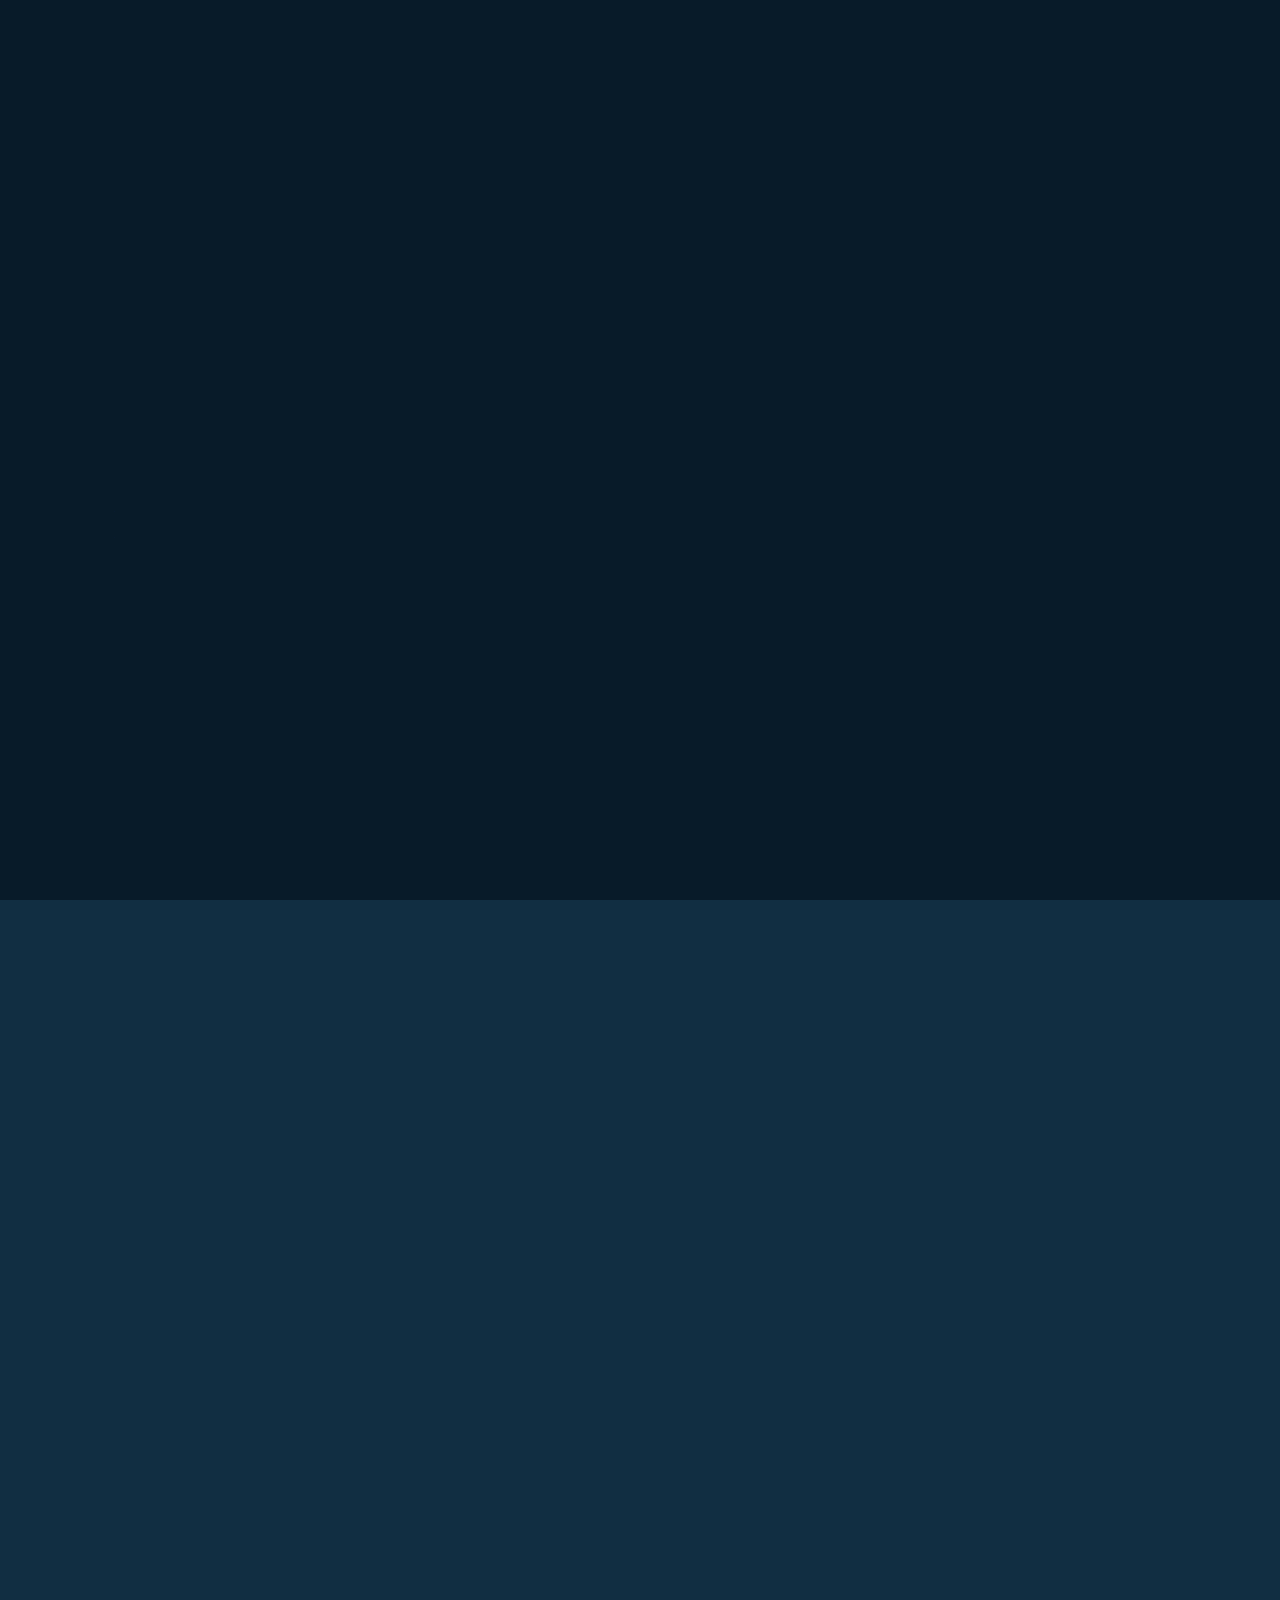
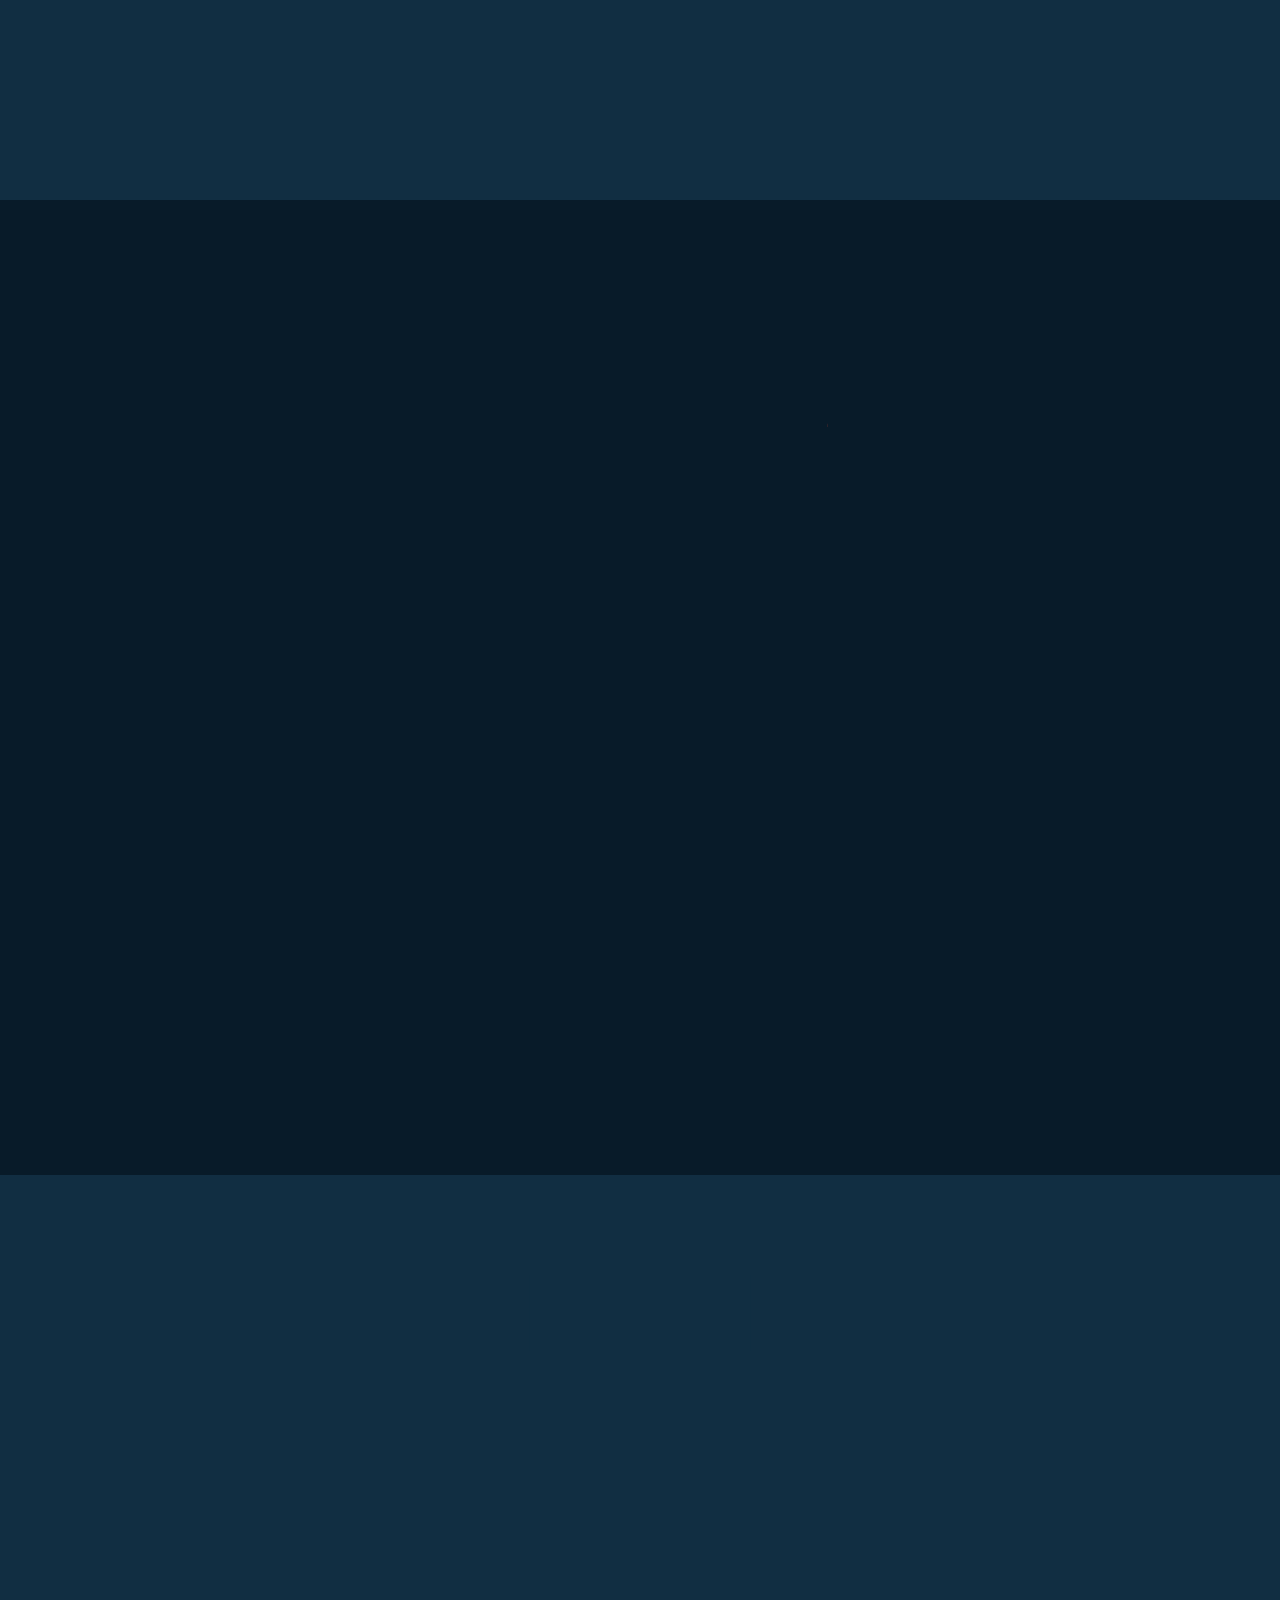
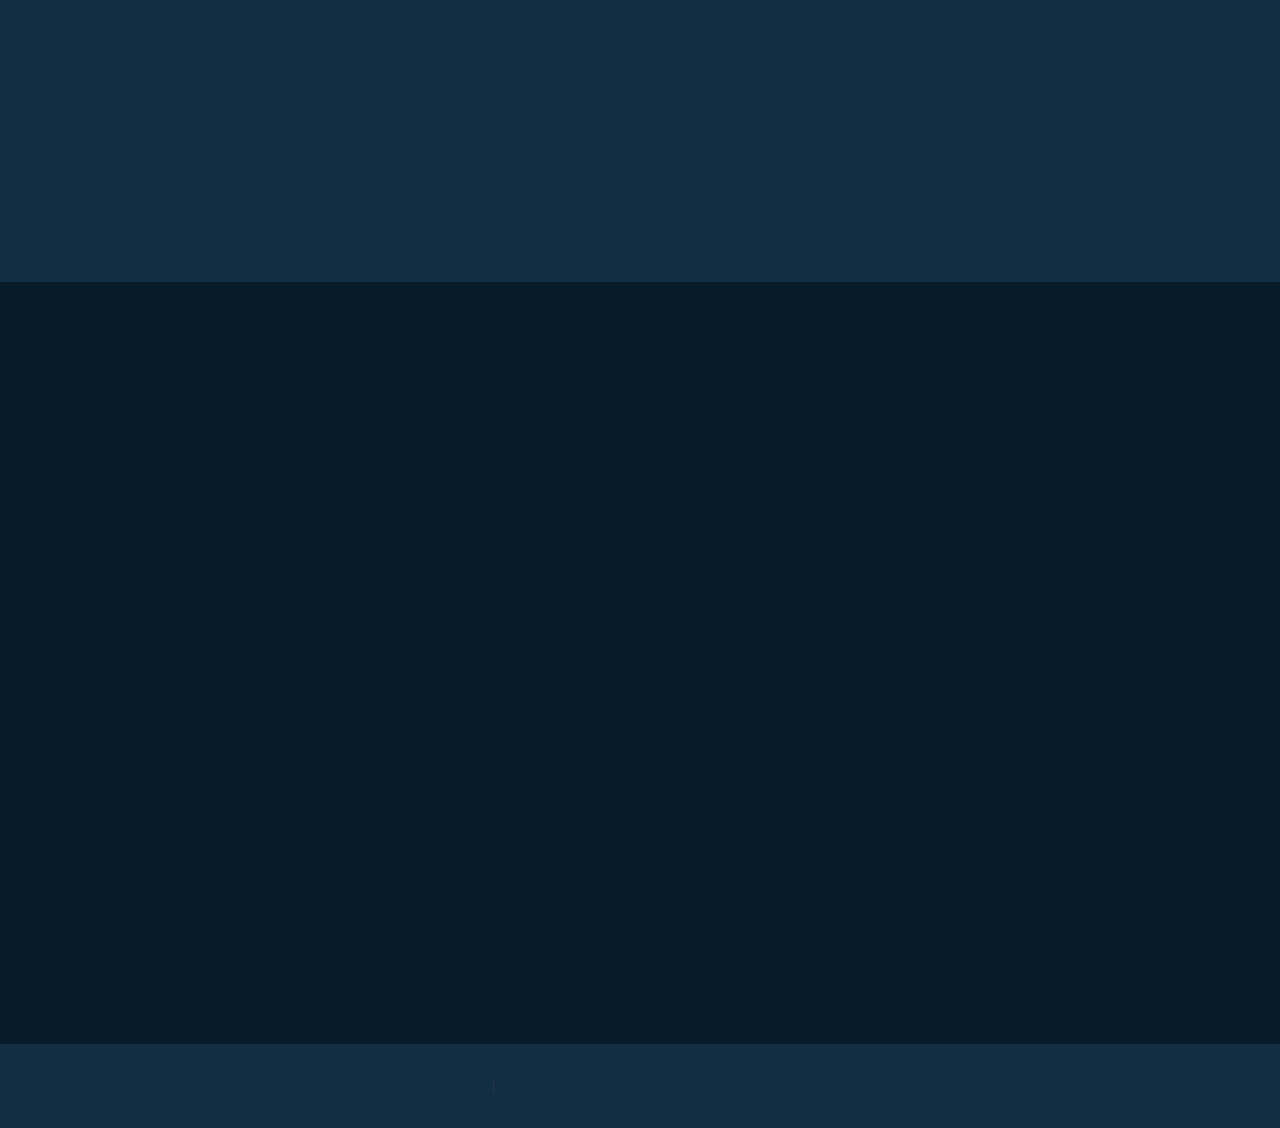
<file: index.html>
<!DOCTYPE html>
<html lang="en">

<head>
    <meta charset="UTF-8">
    <meta http-equiv="X-UA-Compatible" content="IE=edge">
    <meta name="viewport" content="width=device-width, initial-scale=1.0">
    <title>Portfolio Website</title>

    <link rel="stylesheet" href="css/style.css">

    <!-- box icons -->
    <link href='https://unpkg.com/boxicons@2.1.4/css/boxicons.min.css' rel='stylesheet'>
</head>

<body>

    <!-- header design -->
    <header class="header">
        <a href="#" class="logo">Portfolio<span class="animate" style="--i:1;"></span></a>

        <div class="bx bx-menu" id="menu-icon"><span class="animate" style="--i:2;"></span></div>

        <nav class="navbar">
            <a href="#home" class="active">Home</a>
            <a href="#about">About</a>
            <a href="#education">Education</a>
            <a href="#skills">Skills</a>
            <a href="#project">Project</a>

            <span class="active-nav"></span>
            <span class="animate" style="--i:2;"></span>
        </nav>
    </header>

    <!-- home section design -->
    <section class="home show-animate" id="home">
        <div class="home-content">
            <h1>Hello, I'm <span>Wyatt Matthew</span><span class="animate" style="--i:2;"></span></h1>
            <div class="text-animate">
                <h3>FullStack Developer</h3>
                <span class="animate" style="--i:3;"></span>
            </div>
            <p>FullStack Developer skilled in building dynamic web applications using HTML, CSS, JavaScript, and modern frameworks. Proficient in backend development with Node.js, databases, and RESTful APIs.<span class="animate" style="--i:4;"></span></p>
            <div class="btn-box">
                <a href="myresume.html" class="btn">Resume</a>
                <a href="mailto:wyatt.honny06@gmail.com" class="btn">Let's Talk</a>
                <span class="animate" style="--i:5;"></span>
            </div>
        </div>

        <div class="home-sci">
            <a href="https://github.com/wyattmatt/" target="_blank"><i class='bx bxl-github'></i></a>
            <a href="https://www.linkedin.com/in/wyatt-matthew-hargono/" target="_blank"><i class='bx bxl-linkedin'></i></a>
            <a href="https://www.instagram.com/wyattmatt/" target="_blank"><i class='bx bxl-instagram'></i></a>
            <a href="https://web.facebook.com/WyattMatt/" target="_blank"><i class='bx bxl-facebook'></i></a>
            <span class="animate" style="--i:6;"></span>
        </div>

        <div class="home-imgHover"></div>
        <span class="animate home-img" style="--i:7;"></span>
    </section>

    <!-- about section design -->
    <section class="about" id="about">
        <h2 class="heading">About <span>Me</span><span class="animate scroll" style="--i:1;"></span></h2>

        <div class="about-img">
            <img src="images/about.jpg" alt="">
            <span class="circle-spin"></span>
            <span class="animate scroll" style="--i:2;"></span>
        </div>

        <div class="about-content">
            <h3>FullStack Developer!<span class="animate scroll" style="--i:3;"></span></h3>
            <p>I'm a passionate FullStack Developer skilled in creating responsive, user-friendly web applications. Proficient in frontend technologies like HTML, CSS, JavaScript, and frameworks, and experienced in backend development with Node.js, databases, and RESTful APIs. I thrive on solving complex problems and delivering efficient, scalable, and innovative solutions.<span class="animate scroll" style="--i:4;"></span></p>

            <div class="btn-box btns">
                <a href="https://www.linkedin.com/in/wyatt-matthew-hargono/" target="_blank" class="btn">Read More</a>
                <span class="animate scroll" style="--i:5;"></span>
            </div>
        </div>
    </section>

    <!-- education section design -->
    <section class="education" id="education">
        <h2 class="heading">My <span>Journey</span><span class="animate scroll" style="--i:1;"></span></h2>

        <div class="education-row">
            <div class="education-column">
                <h3 class="title">Education<span class="animate scroll" style="--i:2;"></span></h3>

                <div class="education-box">
                    <div class="education-content">
                        <div class="content">
                            <div class="year"><i class='bx bxs-calendar' ></i> 2024 - 2028</div>
                            <h3>Bachelor of Technology - Ciputra University</h3>
                            <p>Focused on Computer Science, specializing in networking, data analysis, and software development with hands-on projects.</p>
                        </div>
                    </div>

                    <div class="education-content">
                        <div class="content">
                            <div class="year"><i class='bx bxs-calendar' ></i> 2021 - 2024</div>
                            <h3>High School Diploma - Telkom Vocational School</h3>
                            <p>Specialized in IT networking, Linux systems, and virtualization technologies, gaining practical experience in LAN/WAN and DNS.</p>
                        </div>
                    </div>

                    <div class="education-content">
                        <div class="content">
                            <div class="year"><i class='bx bxs-calendar' ></i> 2018 - 2021</div>
                            <h3>Middle School Diploma - Kartika Junior High School</h3>
                            <p>Built a strong foundation in academics, teamwork, and critical thinking, preparing for advanced technical studies.</p>
                        </div>
                    </div>

                    <span class="animate scroll" style="--i:3;"></span>
                </div>
            </div>

            <div class="education-column">
                <h3 class="title">Experience<span class="animate scroll" style="--i:5;"></span></h3>

                <div class="education-box">
                    <div class="education-content">
                        <div class="content">
                            <div class="year"><i class='bx bxs-calendar' ></i> 2024 - 2028</div>
                            <h3>ICT - Ciputra Company</h3>
                            <p>Managed IT support, optimized system performance, and implemented efficient solutions for internal technical operations.</p>
                        </div>
                    </div>

                    <div class="education-content">
                        <div class="content">
                            <div class="year"><i class='bx bxs-calendar' ></i> 2022 - 2023</div>
                            <h3>Network Administrator - Telkom Company</h3>
                            <p>Configured and maintained networks, ensured system reliability, and supported LAN/WAN infrastructure for seamless connectivity.</p>
                        </div>
                    </div>

                    <div class="education-content">
                        <div class="content">
                            <div class="year"><i class='bx bxs-calendar' ></i> 2021 - 2022</div>
                            <h3>Multimedia - GKA Company</h3>
                            <p>Designed engaging multimedia content, optimized digital assets, and supported creative projects to enhance brand visibility.</p>
                        </div>
                    </div>

                    <span class="animate scroll" style="--i:6;"></span>
                </div>
            </div>    
        </div>
    </section>

    <!-- skills section design -->
    <section class="skills" id="skills">
        <h2 class="heading">My <span>Skills</span><span class="animate scroll" style="--i:1;"></span></h2>

        <div class="skills-row">
            <div class="skills-column">
                <h3 class="title">Coding Skills<span class="animate scroll" style="--i:2;"></span></h3>

                <div class="skills-box">
                    <div class="skills-content">
                        <div class="progress">
                            <h3>HTML <span>90%</span></h3>
                            <div class="bar"><span></span></div>
                        </div>

                        <div class="progress">
                            <h3>CSS <span>80%</span></h3>
                            <div class="bar"><span></span></div>
                        </div>

                        <div class="progress">
                            <h3>JavaScript <span>65%</span></h3>
                            <div class="bar"><span></span></div>
                        </div>

                        <div class="progress">
                            <h3>Python <span>75%</span></h3>
                            <div class="bar"><span></span></div>
                        </div>
                    </div>

                    <span class="animate scroll" style="--i:3;"></span>
                </div>
            </div>

            <div class="skills-column">
                <h3 class="title">Professional Skills<span class="animate scroll" style="--i:5;"></span></h3>

                <div class="skills-box">
                    <div class="skills-content">
                        <div class="progress">
                            <h3>Web Design <span>95%</span></h3>
                            <div class="bar"><span></span></div>
                        </div>

                        <div class="progress">
                            <h3>Web Development <span>67%</span></h3>
                            <div class="bar"><span></span></div>
                        </div>

                        <div class="progress">
                            <h3>Networking <span>85%</span></h3>
                            <div class="bar"><span></span></div>
                        </div>

                        <div class="progress">
                            <h3>Data Analyst <span>60%</span></h3>
                            <div class="bar"><span></span></div>
                        </div>
                    </div>

                    <span class="animate scroll" style="--i:6;"></span>
                </div>
            </div>
        </div>
    </section>

    <!-- project section design -->
    <section class="project" id="project">
        <h2 class="heading">Latest <span>Project</span><span class="animate scroll" style="--i:1;"></span></h2>

        <div class="project-container">
            <div class="project-box">
                <img src="images/portfolio1.jpg" alt="">
                <div class="project-layer">
                    <h4>Matrix Python</h4>
                    <p>Explore Matrix Operations: Interactive Tools for Math Enthusiasts.</p>
                    <a href="https://github.com/wyattmatt/Mini-Project-Matrix" target="_blank"><i class='bx bx-link-external'></i></a>
                </div>
            </div>

            <div class="project-box">
                <img src="images/portfolio2.jpg" alt="">
                <div class="project-layer">
                    <h4>8086 Assembly</h4>
                    <p>Heart Animation in 8086 Assembly: Creative Coding with Low-Level Logic.</p>
                    <a href="https://github.com/wyattmatt/Heart-In-8086-Assembly" target="_blank"><i class='bx bx-link-external'></i></a>
                </div>
            </div>

            <div class="project-box">
                <img src="images/portfolio3.jpg" alt="">
                <div class="project-layer">
                    <h4>Python Patterns</h4>
                    <p>Explore and implement design patterns in Python for scalable solutions.</p>
                    <a href="https://github.com/wyattmatt/PyPatterns" target="_blank"><i class='bx bx-link-external'></i></a>
                </div>
            </div>

            <div class="project-box">
                <img src="images/portfolio4.jpg" alt="">
                <div class="project-layer">
                    <h4>Spiral Matrix</h4>
                    <p>Algorithm to generate and traverse spiral matrices in Python.</p>
                    <a href="https://github.com/wyattmatt/PySpiralMatrix" target="_blank"><i class='bx bx-link-external'></i></a>
                </div>
            </div>

            <div class="project-box">
                <img src="images/portfolio5.jpg" alt="">
                <div class="project-layer">
                    <h4>Bootcamp</h4>
                    <p>Structured learning journey to build strong programming foundations.</p>
                    <a href="https://github.com/wyattmatt/Bootcamp" target="_blank"><i class='bx bx-link-external'></i></a>
                </div>
            </div>

            <div class="project-box">
                <img src="images/portfolio6.jpg" alt="">
                <div class="project-layer">
                    <h4>EBook App</h4>
                    <p>Building an intuitive and interactive EBook application in Python.</p>
                    <a href="https://github.com/wyattmatt/EBook-App-Py" target="_blank"><i class='bx bx-link-external'></i></a>
                </div>
            </div>

            <span class="animate scroll" style="--i:3;"></span>
        </div>
    </section>
    
    <!-- footer design -->
    <footer class="footer">
        <div class="footer-text">
            <p>Copyright &copy; 2024 by Wyatt | All Rights Reserved</p>
            
            <span class="animate scroll" style="--i:1;"></span>
        </div>

        <div class="footer-iconTop">
            <a href="#"><i class="bx bx-up-arrow-alt"></i></a>

            <span class="animate scroll" style="--i:3;"></span>
        </div>
    </footer>

    <script src="js/script.js"></script>
</body>

</html>
</file>
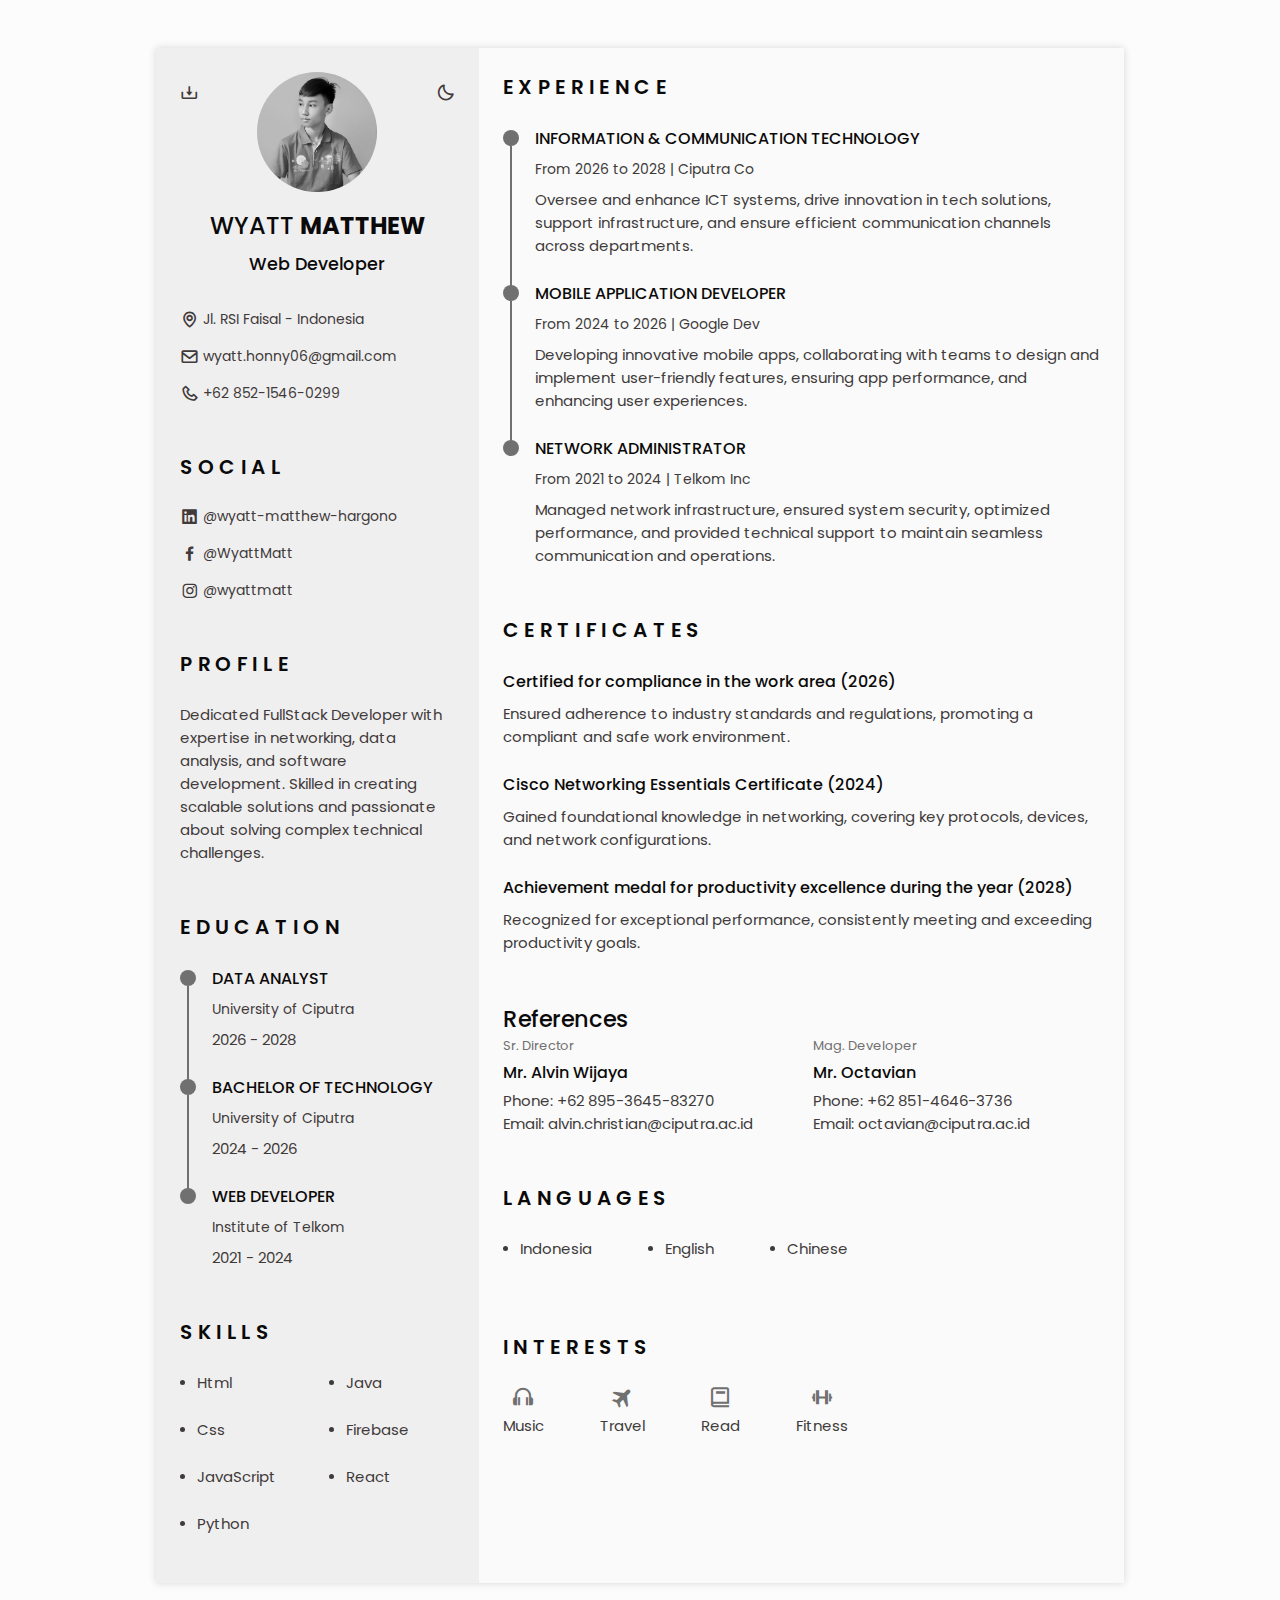
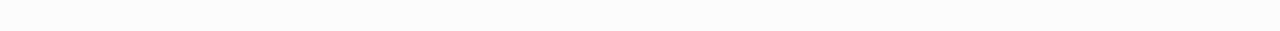
<file: myresume.html>
<!DOCTYPE html>
    <html lang="en">
    <head>
        <meta charset="UTF-8">
        <meta name="viewport" content="width=device-width, initial-scale=1.0">

        <!-- ========== BOX ICONS ========== -->
        <link rel="stylesheet" href="https://cdn.jsdelivr.net/npm/boxicons@2.0.5/css/boxicons.min.css">

        <!-- ========== CSS ========== -->
        <link rel="stylesheet" href="assets/css/styles.css">

        <title>Responsive Resume CV</title>
    </head>

    <body>
        <!-- ========== HEADER ========== -->
        <header class="l-header" id="header">
            <nav class="nav bd-container">
                <a href="#" class="nav__logo">Resume</a>

                <div class="nav__menu" id="nav-menu">
                    <ul class="nav__list">
                        <li class="nav__item">
                            <a href="#home" class="nav__link active-link">
                                <i class='bx bx-home nav__icon' ></i>Home
                            </a>
                        </li>

                        <li class="nav__item">
                            <a href="#profile" class="nav__link">
                                <i class='bx bx-user nav__icon' ></i>Profile
                            </a>
                        </li>

                        <li class="nav__item">
                            <a href="#education" class="nav__link">
                                <i class='bx bx-book nav__icon' ></i>Education
                            </a>
                        </li>

                        <li class="nav__item">
                            <a href="#skills" class="nav__link">
                                <i class='bx bx-receipt nav__icon' ></i>Skills
                            </a>
                        </li>

                        <li class="nav__item">
                            <a href="#experience" class="nav__link">
                                <i class='bx bx-briefcase-alt nav__icon' ></i>Experience
                            </a>
                        </li>

                        <li class="nav__item">
                            <a href="#certificates" class="nav__link">
                                <i class='bx bx-award nav__icon' ></i>Certificates
                            </a>
                        </li>

                        <li class="nav__item">
                            <a href="#references" class="nav__link">
                                <i class='bx bx-link-external nav__icon' ></i>References
                            </a>
                        </li>
                    </ul>
                </div>

                <div class="nav__toggle" id="nav-toggle">
                    <i class='bx bx-grid-alt' ></i>
                </div>
            </nav>
        </header>

        <main class="l-main bd-container">
            <!-- All elements within this div, is generated in PDF -->
            <div class="resume" id="area-cv">
                <div class="resume__left">
                    <!-- ========== HOME ========== -->
                    <section class="home" id="home">
                        <div class="home__container section bd-grid">
                            <div class="home__data bd-grid">
                                <img src="assets/img/photoProfile.jpeg" alt="" class="home__img">

                                <h1 class="home__title">WYATT <b>MATTHEW</b></h1>
                                <h3 class="home_profession">Web Developer</h3>

                                <!-- Button to download you CV saved in the pdf folder. Available for desktop -->
                                <div>
                                    <a download="" href="assets/pdf/ResumeCv.pdf" class="home__button-movil">Download</a>
                                </div>
                            </div>

                            <div class="home__address bd-grid">
                                <span class="home__information">
                                    <i class='bx bx-map home__icon' ></i> Jl. RSI Faisal - Indonesia
                                </span>
                                <span class="home__information">
                                    <i class='bx bx-envelope home__icon' ></i> wyatt.honny06@gmail.com
                                </span>
                                <span class="home__information">
                                    <i class='bx bx-phone home__icon' ></i> +62 852-1546-0299
                                </span>
                            </div>
                        </div>
                        <!-- Theme change button -->
                        <i class='bx bx-moon change-theme' title="Theme" id="theme-button"></i>
    
                        <!-- Button to generate and download the pdf. Available for desktop -->
                        <i class='bx bx-download generate-pdf' title="Generate PDF" id="resume-button"></i>
                    </section>

                    <!-- ========== SOCIAL ========== -->
                    <section class="social section">
                        <h2 class="section-title">SOCIAL</h2>

                        <div class="social__container bd-grid">
                            <a href="https://www.linkedin.com/in/wyatt-matthew-hargono/" target="_blank" class="social__link">
                                <i class='bx bxl-linkedin-square social__icon' ></i> @wyatt-matthew-hargono
                            </a>
                            <a href="https://www.facebook.com/WyattMatt/" target="_blank" class="social__link">
                                <i class='bx bxl-facebook social__icon' ></i> @WyattMatt
                            </a>
                            <a href="https://www.instagram.com/wyattmatt" target="_blank" class="social__link">
                                <i class='bx bxl-instagram social__icon' ></i> @wyattmatt
                            </a>
                        </div>
                    </section>

                    <!-- ========== PROFILE ========== -->
                    <section class="profile section" id="profile">
                        <h2 class="section-title">Profile</h2>

                        <p class="profile__description">Dedicated FullStack Developer with expertise in networking, data analysis, and software development. Skilled in creating scalable solutions and passionate about solving complex technical challenges.</p>
                    </section>

                    <!-- ========== EDUCATION ========== -->
                    <section class="education section" id="education">
                        <h2 class="section-title">Education</h2>

                        <div class="education__container bd-grid">
                            <div class="education__content">
                                <div class="education__time">
                                    <span class="education__rounder"></span>
                                    <span class="education__line"></span>
                                </div>

                                <div class="education__data bd-grid">
                                    <h3 class="education__title">DATA ANALYST</h3>
                                    <span class="education__studies">University of Ciputra</span>
                                    <span class="educaction__year">2026 - 2028</span>
                                </div>
                            </div>

                            <div class="education__content">
                                <div class="education__time">
                                    <span class="education__rounder"></span>
                                    <span class="education__line"></span>
                                </div>

                                <div class="education__data bd-grid">
                                    <h3 class="education__title">BACHELOR OF TECHNOLOGY</h3>
                                    <span class="education__studies">University of Ciputra</span>
                                    <span class="educaction__year">2024 - 2026</span>
                                </div>
                            </div>

                            <div class="education__content">
                                <div class="education__time">
                                    <span class="education__rounder"></span>
                                    <!-- <span class="education__line"></span> -->
                                </div>

                                <div class="education__data bd-grid">
                                    <h3 class="education__title">WEB DEVELOPER</h3>
                                    <span class="education__studies">Institute of Telkom</span>
                                    <span class="educaction__year">2021 - 2024</span>
                                </div>
                            </div>
                        </div>
                    </section>

                    <!-- ========== SKILLS ========== -->
                    <section class="skills section" id="skills">
                        <h2 class="section-title">Skills</h2>

                        <div class="skills__content bd-grid">
                            <ul class="skills__data">
                                <li class="skills__name">
                                    <span class="skills__circle"></span> Html
                                </li>
                                <li class="skills__name">
                                    <span class="skills__circle"></span> Css
                                </li>
                                <li class="skills__name">
                                    <span class="skills__circle"></span> JavaScript
                                </li>
                                <li class="skills__name">
                                    <span class="skills__circle"></span> Python
                                </li>
                            </ul>

                            <ul class="skills__data">
                                <li class="skills__name">
                                    <span class="skills__circle"></span> Java
                                </li>
                                <li class="skills__name">
                                    <span class="skills__circle"></span> Firebase
                                </li>
                                <li class="skills__name">
                                    <span class="skills__circle"></span> React
                                </li>
                        </div>
                    </section>
                </div>

                <div class="resume__right">
                    <!-- ========== EXPERIENCE ========== -->
                    <section class="experience section" id="experience">
                        <h2 class="section-title">Experience</h2>

                        <div class="experience__container bd-grid">
                            <div class="experience__content">
                                <div class="experience__time">
                                    <span class="experience__rounder"></span>
                                    <span class="experience__line"></span>
                                </div>

                                <div class="experience__data bd-grid">
                                    <h3 class="experience__title">INFORMATION & COMMUNICATION TECHNOLOGY</h3>
                                    <span class="experience__company">From 2026 to 2028 | Ciputra Co</span>
                                    <span class="experience__description">Oversee and enhance ICT systems, drive innovation in tech solutions, support infrastructure, and ensure efficient communication channels across departments.</span>
                                </div>
                            </div>

                            <div class="experience__content">
                                <div class="experience__time">
                                    <span class="experience__rounder"></span>
                                    <span class="experience__line"></span>
                                </div>

                                <div class="experience__data bd-grid">
                                    <h3 class="experience__title">MOBILE APPLICATION DEVELOPER</h3>
                                    <span class="experience__company">From 2024 to 2026 | Google Dev</span>
                                    <span class="experience__description">Developing innovative mobile apps, collaborating with teams to design and implement user-friendly features, ensuring app performance, and enhancing user experiences.</span>
                                </div>
                            </div>

                            <div class="experience__content">
                                <div class="experience__time">
                                    <span class="experience__rounder"></span>
                                    <!-- <span class="experience__line"></span> -->
                                </div>

                                <div class="experience__data bd-grid">
                                    <h3 class="experience__title">NETWORK ADMINISTRATOR</h3>
                                    <span class="experience__company">From 2021 to 2024 | Telkom Inc</span>
                                    <span class="experience__description">Managed network infrastructure, ensured system security, optimized performance, and provided technical support to maintain seamless communication and operations.</span>
                                </div>
                            </div>
                        </div>
                    </section>

                    <!-- ========== CERTIFICATES ========== -->
                    <section class="certificate section" id="certificates">
                        <h2 class="section-title">Certificates</h2>

                        <div class="certificate__container bd-grid">
                            <div class="certificate__content">
                                <h3 class="certificate__title">Certified for compliance in the work area (2026)</h3>
                                <p class="certificate__description">Ensured adherence to industry standards and regulations, promoting a compliant and safe work environment.</p>
                            </div>
                            
                            <div class="certificate__content">
                                <h3 class="certificate__title">Cisco Networking Essentials Certificate (2024)</h3>
                                <p class="certificate__description">Gained foundational knowledge in networking, covering key protocols, devices, and network configurations.</p>
                            </div>

                            <div class="certificate__content">
                                <h3 class="certificate__title">Achievement medal for productivity excellence during the year (2028)</h3>
                                <p class="certificate__description">Recognized for exceptional performance, consistently meeting and exceeding productivity goals.</p>
                            </div>
                        </div>
                    </section>

                    <!-- ========== REFERENCES ========== -->
                    <section class="references section" id="references">
                        <h2 class="section__title">References</h2>

                        <div class="references__container bd-grid">
                            <div class="references__content bd-grid">
                                <span class="references__subtitle">Sr. Director</span>
                                <h3 class="references__title">Mr. Alvin Wijaya</h3>
                                <ul class="refenreces__contact">
                                    <li>Phone: +62 895-3645-83270</li>
                                    <li>Email: alvin.christian@ciputra.ac.id</li>
                                </ul>
                            </div>
                            
                            <div class="references__content bd-grid">
                                <span class="references__subtitle">Mag. Developer</span>
                                <h3 class="references__title">Mr. Octavian</h3>
                                <ul class="refenreces__contact">
                                    <li>Phone: +62 851-4646-3736</li>
                                    <li>Email: octavian@ciputra.ac.id</li>
                                </ul>
                            </div>
                        </div>
                    </section>

                    <!-- ========== LANGUAGES ========== -->
                    <section class="languages section">
                        <h2 class="section-title">Languages</h2>

                        <div class="languages__container">
                            <ul class="languages__content bd-grid">
                                <li class="languages__name">
                                    <span class="languages__circle"></span> Indonesia
                                </li>
                                <li class="languages__name">
                                    <span class="languages__circle"></span> English
                                </li>
                                <li class="languages__name">
                                    <span class="languages__circle"></span> Chinese
                                </li>
                            </ul>
                        </div>
                    </section>

                    <!-- ========== INTERESTS ========== -->
                    <section class="interests section">
                        <h2 class="section-title">Interests</h2>

                        <div class="interests__container bd-grid">
                            <div class="interests__content">
                                <i class='bx bx-headphone interests__icon'></i>
                                <span class="interests__name">Music</span>
                            </div>

                            <div class="interests__content">
                                <i class='bx bxs-plane-alt interests__icon'></i>
                                <span class="interests__name">Travel</span>
                            </div>

                            <div class="interests__content">
                                <i class='bx bx-book interests__icon'></i>
                                <span class="interests__name">Read</span>
                            </div>

                            <div class="interests__content">
                                <i class='bx bx-dumbbell interests__icon'></i>
                                <span class="interests__name">Fitness</span>
                            </div>
                        </div>
                    </section>
                </div>
            </div>
        </main>

        <!-- ========== SCROLL TOP ========== -->
        <a href="#" class="scrolltop" id="scroll-top">
            <i class='bx bx-up-arrow-alt scrolltop__icon'></i>
        </a>

        <!-- ========== HTML2PDF ========== -->
        <script src="assets/js/html2pdf.bundle.min.js"></script>
        
        <!-- ========== MAIN JS ========== -->
        <script src="assets/js/main.js"></script>
    </body>
    </html>
</file>
<file: css/style.css>
@import url('https://fonts.googleapis.com/css2?family=Poppins:wght@300;400;500;600;700;800;900&display=swap');

* {
    margin: 0;
    padding: 0;
    box-sizing: border-box;
    text-decoration: none;
    border: none;
    outline: none;
    scroll-behavior: smooth;
    font-family: 'Poppins', sans-serif;
}

:root {
    --bg-color: #081b29;
    --second-bg-color: #112e42;
    --text-color: #ededed;
    --main-color: #00abf0;
}

html {
    font-size: 62.5%;
    overflow-x: hidden;
    -ms-overflow-style: none;
    scrollbar-width: none;
}

html::-webkit-scrollbar {
    display: none;
}

body {
    background-color: var(--bg-color);
    color: var(--text-color);
}

.header {
    position: fixed;
    top: 0;
    left: 0;
    width: 100%;
    padding: 2rem 9%;
    background: transparent;
    display: flex;
    justify-content: space-between;
    align-items: center;
    z-index: 100;
    transition: .3s;
}

.header.sticky {
    background: var(--bg-color);
}

.logo {
    position: relative;
    font-size: 2.5rem;
    color: var(--text-color);
    font-weight: 600;
}

.navbar {
    position: relative;
}

.navbar a {
    font-size: 1.7rem;
    color: var(--text-color);
    font-weight: 500;
    margin-left: 3.5rem;
    transition: .3s;
}

.navbar a:hover,
.navbar a.active {
    color: var(--main-color);
}

#menu-icon {
    position: relative;
    font-size: 3.6rem;
    color: var(--text-color);
    cursor: pointer;
    display: none;
}

section {
    min-height: 100vh;
    padding: 10rem 9% 2rem;
}

.home {
    display: flex;
    align-items: center;
    padding: 0 9%;
    background: url('/images/home.jpg') no-repeat;
    background-size: cover;
    background-position: center;
    position: relative;
}

.home-content {
    max-width: 60rem;
    z-index: 99;
}

.home-content h1 {
    position: relative;
    display: inline-block;
    font-size: 5.6rem;
    font-weight: 700;
    line-height: 1.3;
}

.home-content h1 span {
    color: var(--text-color);
}

.home-content .text-animate {
    position: relative;
    width: 32.8rem;
}

.home-content .text-animate h3 {
    font-size: 3.2rem;
    font-weight: 700;
    color: transparent;
    -webkit-text-stroke: .7px var(--main-color);
    background-image: linear-gradient(var(--main-color), var(--main-color));
    background-repeat: no-repeat;
    -webkit-background-clip: text;
    background-position: -33rem 0;
}

.home.show-animate .home-content .text-animate h3 {
    animation: homeBgText 6s linear infinite;
    animation-delay: 2s;
}

.home-content .text-animate h3::before {
    content: '';
    position: absolute;
    top: 0;
    left: 0;
    width: 0;
    height: 100%;
    border-right: 2px solid var(--main-color);
    z-index: -1;
}

.home.show-animate .home-content .text-animate h3::before {
    animation: homeCursorText 6s linear infinite;
    animation-delay: 2s;
}

.home-content p {
    position: relative;
    font-size: 1.6rem;
    margin: 2rem 0 4rem;
}

.btn-box {
    position: relative;
    display: flex;
    justify-content: space-between;
    width: 34.5rem;
    height: 5rem;
}

.btn-box .btn {
    position: relative;
    display: inline-flex;
    justify-content: center;
    align-items: center;
    width: 15rem;
    height: 100%;
    background: var(--main-color);
    border: .2rem solid var(--main-color);
    border-radius: .8rem;
    font-size: 1.8rem;
    font-weight: 600;
    letter-spacing: .1rem;
    color: var(--bg-color);
    z-index: 1;
    overflow: hidden;
    transition: .5s;
}

.btn-box .btn:hover {
    color: var(--main-color);
}

.btn-box .btn:nth-child(2) {
    background: transparent;
    color: var(--main-color);
}

.btn-box .btn:nth-child(2):hover {
    color: var(--bg-color);
}

.btn-box .btn:nth-child(2)::before {
    background: var(--main-color);
}

.btn-box .btn::before {
    content: '';
    position: absolute;
    top: 0;
    left: 0;
    width: 0;
    height: 100%;
    background: var(--bg-color);
    z-index: -1;
    transition: .5s;
}

.btn-box .btn:hover::before {
    width: 100%;
}

.home-sci {
    position: absolute;
    bottom: 4rem;
    width: 227px;
    display: flex;
    justify-content: space-between;
}

.home-sci a {
    position: relative;
    display: inline-flex;
    justify-content: center;
    align-items: center;
    width: 40px;
    height: 40px;
    background: transparent;
    border: .2rem solid var(--main-color);
    border-radius: 50%;
    font-size: 20px;
    color: var(--main-color);
    z-index: 1;
    overflow: hidden;
    transition: .5s;
}

.home-sci a:hover {
    color: var(--bg-color);
}

.home-sci a::before {
    content: '';
    position: absolute;
    top: 0;
    left: 0;
    width: 0%;
    height: 100%;
    background: var(--main-color);
    z-index: -1;
    transition: .5s;
}

.home-sci a:hover::before {
    width: 100%;
}

.home-imgHover {
    position: absolute;
    top: 0;
    right: 0;
    width: 45%;
    height: 100%;
    background: transparent;
    transition: 3s;
}

.home-imgHover:hover {
    background: var(--bg-color);
    opacity: .8;
}

.about {
    display: flex;
    justify-content: center;
    align-items: center;
    flex-direction: column;
    gap: 2rem;
    background: var(--second-bg-color);
    padding-bottom: 6rem;
}

.heading {
    position: relative;
    font-size: 5rem;
    margin-bottom: 3rem;
    text-align: center;
}

span {
    color: var(--main-color);
}

.about-img {
    position: relative;
    width: 25rem;
    height: 25rem;
    border-radius: 50%;
    display: flex;
    justify-content: center;
    align-items: center;
}

.about-img img {
    width: 90%;
    border-radius: 50%;
    border: .2rem solid var(--main-color);
}

.about-img .circle-spin {
    position: absolute;
    top: 50%;
    left: 50%;
    transform: translate(-50%, -50%) rotate(0);
    width: 100%;
    height: 100%;
    border-radius: 50%;
    border-top: .2rem solid var(--second-bg-color);
    border-bottom: .2rem solid var(--second-bg-color);
    border-left: .2rem solid var(--main-color);
    border-right: .2rem solid var(--main-color);
    animation: aboutSpinner 8s linear infinite;
}

.about-content {
    text-align: center;
}

.about-content h3 {
    position: relative;
    display: inline-block;
    font-size: 2.6rem;
}

.about-content p {
    position: relative;
    font-size: 1.6rem;
    margin: 2rem 0 3rem;
}

.btn-box.btns {
    display: inline-block;
    width: 15rem;
}

.btn-box.btns a::before {
    background: var(--second-bg-color);
}

.education {
    display: flex;
    justify-content: center;
    align-items: center;
    flex-direction: column;
    min-height: auto;
    padding-bottom: 5rem;
}

.education .education-row {
    display: flex;
    flex-wrap: wrap;
    gap: 5rem;
}

.education-row .education-column {
    flex: 1 1 40rem;
}

.education-column .title {
    position: relative;
    display: inline-block;
    font-size: 2.5rem;
    margin: 0 0 1.5rem 2rem;
}

.education-column .education-box {
    position: relative;
    border-left: .2rem solid var(--main-color);
}

.education-box .education-content {
    position: relative;
    padding-left: 2rem;
}

.education-box .education-content::before {
    content: '';
    position: absolute;
    top: 0;
    left: -1.1rem;
    width: 2rem;
    height: 2rem;
    background: var(--main-color);
    border-radius: 50%;
}

.education-content .content {
    position: relative;
    padding: 1.5rem;
    border: .2rem solid var(--main-color);
    border-radius: .6rem;
    margin-bottom: 2rem;
    overflow: hidden;
}

.education-content .content::before {
    content: '';
    position: absolute;
    top: 0;
    left: 0;
    width: 0;
    height: 100%;
    background: var(--second-bg-color);
    z-index: -1;
    transition: .5s;
}

.education-content .content:hover::before {
    width: 100%;
}

.education-content .content .year {
    font-size: 1.5rem;
    color: var(--main-color);
    padding-bottom: .5rem;
}

.education-content .content .year i {
    padding-right: .5rem;
}

.education-content .content h3 {
    font-size: 2rem;
}

.education-content .content p {
    font-size: 1.6rem;
    padding-top: .5rem;
}

.skills {
    min-height: auto;
    padding-bottom: 7rem;
    background: var(--second-bg-color);
}

.skills h2 {
    display: inline-block;
    left: 50%;
    transform: translateX(-50%);
}

.skills .skills-row {
    display: flex;
    flex-wrap: wrap;
    gap: 5rem;
}

.skills-row .skills-column {
    flex: 1 1 40rem;
}

.skills-column .title {
    position: relative;
    display: inline-block;
    font-size: 2.5rem;
    margin: 0 0 1.5rem;
}

.skills-column .skills-box {
    position: relative;
}

.skills-box .skills-content {
    position: relative;
    border: .2rem solid var(--main-color);
    border-radius: .6rem;
    padding: .5rem 1.5rem;
    z-index: 1;
    overflow: hidden;
}

.skills-box .skills-content::before {
    content: '';
    position: absolute;
    top: 0;
    left: 0;
    width: 0;
    height: 100%;
    background: var(--bg-color);
    z-index: -1;
    transition: .5s;
}

.skills-box .skills-content:hover::before {
    width: 100%;
}

.skills-content .progress {
    padding: 1rem 0;
}

.skills-content .progress h3 {
    font-size: 1.7rem;
    display: flex;
    justify-content: space-between;
}

.skills-content .progress h3 span {
    color: var(--text-color);
}

.skills-content .progress .bar {
    height: 2.5rem;
    border-radius: .6rem;
    border: .2rem solid var(--main-color);
    padding: .5rem;
    margin: 1rem 0;
}

.skills-content .progress .bar span {
    display: block;
    height: 100%;
    border-radius: .3rem;
    background: var(--main-color);
}

.skills-column:nth-child(1) .skills-content .progress:nth-child(1) .bar span {
    width: 90%;
}

.skills-column:nth-child(1) .skills-content .progress:nth-child(2) .bar span {
    width: 80%;
}

.skills-column:nth-child(1) .skills-content .progress:nth-child(3) .bar span {
    width: 65%;
}

.skills-column:nth-child(1) .skills-content .progress:nth-child(4) .bar span {
    width: 75%;
}

.skills-column:nth-child(2) .skills-content .progress:nth-child(1) .bar span {
    width: 95%;
}

.skills-column:nth-child(2) .skills-content .progress:nth-child(2) .bar span {
    width: 67%;
}

.skills-column:nth-child(2) .skills-content .progress:nth-child(3) .bar span {
    width: 85%;
}

.skills-column:nth-child(2) .skills-content .progress:nth-child(4) .bar span {
    width: 60%;
}

.project {
    display: relative;
    min-height: auto;
    padding-bottom: 6rem;
    background: var(--bg-color);
}

.project h2 {
    margin-bottom: 1rem;
    text-align: center;
    display: inline-block;
    left: 50%;
    transform: translateX(-50%);
}

.project-container {
    display: grid;
    grid-template-columns: repeat(3, 1fr);
    align-items: center;
    gap: 4.5rem;
    padding: 4rem 4%;
    position: relative;
    overflow: hidden;
}

.project-container .project-box {
    position: relative;
    border: .2rem solid var(--main-color);
    border-radius: 25px;
    box-shadow: 0 0 1rem var(--main-color);
    overflow: hidden;
    display: flex;
    justify-content: center;
    align-items: center;
}

.project-container .project-box:hover {
    box-shadow: 0 0 2rem var(--main-color);
    transform: scale(1.065);
    transition: .5s ease;
}

.project-box img {
    width: 100%;
    transition: .5s ease;
}

.project-box:hover img {
    transform: scale(1.1);
}

.project-box .project-layer {
    position: absolute;
    bottom: 0;
    left: 0;
    width: 100%;
    height: 100%;
    background: linear-gradient(rgba(0, 0, 0, .1), var(--main-color));
    display: flex;
    justify-content: center;
    align-items: center;
    flex-direction: column;
    text-align: center;
    padding: 0 4rem;
    transform: translateY(100%);
    transition: .5s ease;
}

.project-box:hover .project-layer {
    transform: translateY(0);
}

.project-layer h4 {
    font-size: 3rem;
}

.project-layer p {
    font-size: 1.6rem;
    margin: .3rem 0 1rem;
}

.project-layer a {
    display: inline-flex;
    justify-content: center;
    align-items: center;
    width: 5rem;
    height: 5rem;
    background: var(--text-color);
    border-radius: 50%;
}

.project-layer a i {
    font-size: 2rem;
    color: var(--bg-color);
}

.footer {
    display: flex;
    justify-content: space-between;
    align-items: center;
    flex-wrap: wrap;
    padding: 2rem 9%;
    background: var(--second-bg-color);
}

.footer-text,
.footer-iconTop {
    position: relative;
}

.footer-text p {
    font-size: 1.6rem;
}

.footer-iconTop a {
    position: relative;
    display: inline-flex;
    justify-content: center;
    align-items: center;
    padding: .8rem;
    background: var(--main-color);
    border: .2rem solid var(--main-color);
    border-radius: .6rem;
    z-index: 1;
    overflow: hidden;
}

.footer-iconTop a::before {
    content: '';
    position: absolute;
    top: 0;
    left: 0;
    width: 0;
    height: 100%;
    background: var(--second-bg-color);
    z-index: -1;
    transition: .5s;
}

.footer-iconTop a:hover::before {
    width: 100%;
}

.footer-iconTop a i {
    font-size: 2.4rem;
    color: var(--bg-color);
    transition: .5s;
}

.footer-iconTop a:hover i {
    color: var(--main-color);
}

/* ANIMATION RELOAD AND SCROLL */
.animate {
    position: absolute;
    top: 0;
    right: 0;
    width: 100%;
    height: 100%;
    background: var(--bg-color);
    z-index: 98;
}

.animate.home-img {
    width: 50%;
}

.logo .animate,
.navbar .animate,
#menu-icon .animate,
.home.show-animate .animate {
    animation: showRight 1s ease forwards;
    animation-delay: calc(.3s * var(--i));
}

.animate.scroll {
    transition: 1s ease;
    transition-delay: calc(.3s / var(--i));
    animation: none;
}

section:nth-child(odd) .animate.scroll,
.footer .animate.scroll {
    background: var(--second-bg-color);
}

.education .education-box .animate.scroll {
    width: 105%;
}

.project-container .animate.scroll::after {
    position: absolute;
    top: 0;
    right: 0;
    width: 100%;
    height: 100%;
    background: transparent; /* Ensure it does not cover project-box */
    z-index: -1; /* Ensure it is behind project-box */
    pointer-events: none; /* Ensure it does not interfere with interactions */
    padding: 0; /* Ensure it does not clear padding */
}

.about.show-animate .animate.scroll,
.education.show-animate .animate.scroll,
.skills.show-animate .animate.scroll,
.project.show-animate .animate.scroll,
.footer.show-animate .animate.scroll {
    transition-delay: calc(.3s * var(--i));
    width: 0;
}

/* BREAKPOINTS */
@media (max-width: 1200px) {
    html {
        font-size: 55%;
        overflow-x: hidden;
    }
}

@media (max-width: 992px) {
    .header {
        padding: 2rem 4%;
    }

    section {
        padding: 10rem 4% 2rem;
    }

    .home {
        padding: 0 4%;
    }

    .project-container {
        grid-template-columns: repeat(2, 1fr);
        gap: 3rem;
    }

    .footer {
        padding: 2rem 4%;
    }
}

@media (max-width: 850px) {
    .animate.home-img {
        width: 55%;
    }

    .project h2 {
        margin-bottom: 3rem;
    }

    .project-container {
        grid-template-columns: repeat(1, 1fr);
        padding-bottom: 2rem;
        gap: 4rem;
        transform-origin: top;
    }

    .project-container .project-box {
        transform: scale(0.9);
    }

    .project-container .project-box:hover {
        transform: scale(0.93);
    }
}

@media (max-width: 768px) {
    .header {
        background: var(--bg-color);
    }

    #menu-icon {
        display: block;
    }

    .navbar {
        position: absolute;
        top: 100%;
        left: -100%;
        width: 100%;
        padding: 1rem 4%;
        background: var(--main-color);
        box-shadow: 0 .5rem 1rem rgba(0, 0, 0, .2);
        z-index: 1;
        transition: .25s ease;
        transition-delay: .25s;
    }

    .navbar.active {
        left: 0;
        transition-delay: 0s;
    }

    .navbar .active-nav {
        position: absolute;
        top: 0;
        left: -100%;
        width: 100%;
        height: 100%;
        background: var(--bg-color);
        border-top: .1rem solid rgba(0, 0, 0, .2);
        z-index: -1;
        transition: .25s ease;
        transition-delay: 0s;
    }

    .navbar.active .active-nav {
        left: 0;
        transition-delay: .25s;
    }

    .navbar a {
        display: block;
        font-size: 2rem;
        margin: 3rem 0;
        transform: translateX(-20rem);
        transition: .25s ease;
        transition-delay: 0s;
    }

    .navbar.active a {
        transform: translateX(0);
        transition-delay: .25s;
    }

    .home-imgHover {
        pointer-events: none;
        background: var(--bg-color);
        opacity: .6;
    }
}

@media (max-width: 520px) {
    html {
        font-size: 50%;
    }

    .home-content h1 {
        display: flex;
        flex-direction: column;
    }

    .home-sci {
        width: 213px;
    }

    .home-sci a {
        width: 38px;
        height: 38px;
    }
}

@media (max-width: 462px) {
    .home-content h1 {
        font-size: 5.2rem;
    }

    .education {
        padding: 10rem 4% 5rem 5%;
    }

    .footer {
        flex-direction: column-reverse;
    }

    .footer p {
        margin: 2rem;
        text-align: center;
    }
}

@media (max-width: 371px) {
    .home {
        justify-content: center;
    }

    .home-content {
        display: flex;
        align-items: center;
        flex-direction: column;
        text-align: center;
    }
}


/* KEYFRAMES ANIMATION */
@keyframes homeBgText {

    0%,
    10%,
    100% {
        background-position: -33rem 0;
    }

    65%,
    85% {
        background-position: 0 0;
    }
}

@keyframes homeCursorText {
    
    0%,
    10%,
    100% {
        width: 0;
    }

    65%,
    78%,
    85% {
        width: 100%;
        opacity: 1;
    }

    75%,
    81% {
        opacity: 0;
    }
}

@keyframes aboutSpinner {
    100% {
        transform: translate(-50%, -50%) rotate(360deg);
    }
}

@keyframes showRight {
    100% {
        width: 0;
    }
}
</file>
<file: assets/css/styles.css>
/* ===== GOOGLE FONTS =====*/
@import url('https://fonts.googleapis.com/css2?family=Poppins:wght@400;500;600&display=swap');

/* ===== VARIABLES CSS ===== */
:root {
    --header-height: 3rem;

    /* ===== Colors ===== */
    --title-color: #0b0a0a;
    --text-color: #403a3a;
    --text-color-light: #707070;
    --container-color: #fafafa;
    --container-color-alt: #f0efef;
    --body-color: #fcfcfc;

    /* ===== Font and typography ===== */
    --body-font: 'Poppins', sans-serif;
    --h1-font-size: 1.5rem;
    --h2-font-size: 1.25rem;
    --h3-font-size: 1rem;
    --normal-font-size: .938rem;
    --small-font-size: .875rem;
    --smaller-font-size: .813rem;

    /* ===== Font weight ===== */
    --font-medium: 500;
    --font-semi-bold: 600;

    /* ===== Margenes ===== */
    --mb-1: .5rem;
    --mb-2: 1rem;
    --mb-3: 1.5rem;
    
    /* ===== z index ===== */
    --z-tooltip: 10;
    --z-fixed: 100;
}

/* ===== BASE ===== */
*,::before,::after {
    box-sizing: border-box;
}

html {
    scroll-behavior: smooth;
}

/* ===== Variables Dark theme ===== */
body.dark-theme{
    --title-color: #f2f2f2;
    --text-color: #bfbfbf;
    --container-color: #212121;
    --container-color-alt: #181616;
    --body-color: #2b2b2b;
}

/* ===== Button Dark/Light ===== */
.change-theme{
    position: absolute;
    right: 0;
    top: 2.2rem;
    display: flex;
    color: var(--text-color);
    font-size: 1.2rem;
    cursor: pointer;
}

.change-theme:hover{
    color: var(--title-color);
}

/* ===== Font size variables to scale cv =====*/
body.scale-cv{
    --h1-font-size: .938rem;
    --h2-font-size: .938rem;
    --h3-font-size: .875rem;
    --normal-font-size: .813rem;
    --small-font-size: .75rem;
    --smaller-font-size: .688rem;
}

/* ===== Generate PDF Button ===== */
.generate-pdf{
    display: none;
    position: absolute;
    top: 2.2rem;
    left: 0;
    font-size: 1.2rem;
    color: var(--text-color);
    cursor: pointer;
}

.generate-pdf:hover{
    color: var(--title-color);
}

/* ===== Classes modified to reduce size and print on A4 sheet ===== */
.scale-cv .change-theme,
.scale-cv .generate-pdf{
    display: none;
}

.scale-cv .bd-container{
    max-width: 595px;
}

.scale-cv .section{
    padding: 1.35rem 0 .80rem;
}

.scale-cv .section-title{
    margin-bottom: .5rem;
}

.scale-cv .resume__left,
.scale-cv .resume__right{
    padding: 0 1rem;
}

.scale-cv .home__img{
    width: 90px;
    height: 90px;
}

.scale-cv .home__container{
    gap: 1.5rem;
}

.scale-cv .home__data{
    gap: .25rem;
}

.scale-cv .home__address,
.scale-cv .social__container{
    gap: .75rem;
}

.scale-cv .home__icon,
.scale-cv .social__icon,
.scale-cv .interests__icon{
    font-size: 1rem;
}

.scale-cv .education__container,
.scale-cv .experience__container,
.scale-cv .certificate__container{
    gap: 1rem;
}

.scale-cv .education__time,
.scale-cv .experience__time{
    padding-right: .5rem;
}

.scale-cv .education__rounder,
.scale-cv .experience__rounder{
    width: 11px;
    height: 11px;
    margin-top: .22rem;
}

.scale-cv .education__line,
.scale-cv .experience__line{
    width: 1px;
    height: 110%;
    transform: translate(5px, 0);
}

.scale-cv .education__data,
.scale-cv .experience__data{
    gap: .25rem;
}

.scale-cv .skills__name,
.scale-cv .languages__name{
    margin-bottom: var(--mb-1);
}

.scale-cv .interests__container{
    column-gap: 2.5rem;
}

body {
    margin: 0 0 var(--header-height) 0;
    padding: 0;
    font-family: var(--body-font);
    font-size: var(--normal-font-size);
    background-color: var(--body-color);
    color: var(--text-color);
}

h1,h2,h3,ul,p{
    margin: 0;
}

h1,h2,h3{
    color: var(--title-color);
    font-weight: var(--font-medium);
}

ul{
    padding: 0;
    list-style: none;
}

a{
    text-decoration: none;
}

img{
    max-width: 100%;
    height: auto;
}

/* ===== CLASS CSS ===== */
.section{
    padding: 1.5rem 0;
}

.section-title{
    font-size: var(--h2-font-size);
    color: var(--title-color);
    font-weight: var(--font-semi-bold);
    text-transform: uppercase;
    letter-spacing: .35rem;
    text-align: center;
    margin-bottom: var(--mb-3);
}

/* ===== LAYOUT ===== */
.bd-container {
    max-width: 968px;
    width: calc(100% - 3rem);
    margin-left: var(--mb-3);
    margin-right: var(--mb-3);
}

.bd-grid {
    display: grid;
    gap: 1.5rem;
}

.l-header {
    width: 100%;
    position: fixed;
    bottom: 0;
    left: 0;
    z-index: var(--z-fixed);
    background-color: var(--body-color);
    box-shadow: 0 -1px 4px rgba(0, 0, 0, .1);
    transition: .3s;
}

/* ===== NAV ===== */
.nav{
    height: var(--header-height);
    display: flex;
    justify-content: space-between;
    align-items: center;
}

@media screen and (max-width: 968px){
    .nav__menu{
        position: fixed;
        bottom: -100%;
        left: 0;
        width: 100%;
        padding: 2rem 1.5rem;
        background-color: var(--body-color);
        box-shadow: 0 1px 4px rgba(0, 0, 0, .1);
        border-radius: 1rem 1rem 0 0;
        z-index: var(--z-fixed);
        transition: .3s;
    }
}

.nav__logo,
.nav__toggle{
    color: var(--title-color);
    font-weight: var(--font-medium);
}

.nav__toggle{
    font-size: 1.2rem;
    cursor: pointer;
}

.nav__item{
    text-align: center;
}

.nav__list{
    display: grid;
    grid-template-columns: repeat(3, 1fr);
    gap: 1rem;
}

.nav__link{
    display: flex;
    flex-direction: column;
    font-size: var(--smaller-font-size);
    color: var(--text-color);
    font-weight: var(--font-medium);
}

.nav__link:hover{
    color: var(--title-color);
}

.nav__icon{
    font-size: 1.2rem;
    margin-bottom: var(--mb-1);
}

/* Show menu */
.show-menu{
    bottom: var(--header-height);
}

/* Active menu link */
.active-link{
    color: var(--title-color);
}

/* ===== HOME ===== */
.home{
    position: relative;
}

.home__container{
    gap: 3rem;
}

.home__data{
    gap: .5rem;
    text-align: center;
}

.home__img{
    width: 120px;
    height: 120px;
    border-radius: 50%;
    justify-self: center;
    margin-bottom: var(--mb-1);
}

.home__title{
    font-size: var(--h1-font-size);
}

.home__profession{
    font-size: var(--normal-font-size);
    margin-bottom: var(--mb-1);
}

.home__address{
    gap: 1rem;
}

.home__information{
    display: flex;
    align-items: center;
    font-size: var(--small-font-size);
}

.home__icon{
    font-size: 1.2rem;
    margin-right: .25rem;
}

.home__button-movil{
    display: inline-block;
    border: 2px solid var(--text-color);
    color: var(--title-color);
    padding: 1rem 2rem;
    border-radius: .25rem;
    transition: .3s;
    font-weight: var(--font-medium);
    margin-top: var(--mb-3);
}

.home__button-movil:hover{
    background-color: var(--text-color);
    color: var(--container-color);
}

/* ===== SOCIAL ===== */
.social__container{
    grid-template-columns: max-content;
    gap: 1rem;
}

.social__link{
    display: inline-flex;
    align-items: center;
    font-size: var(--small-font-size);
    color: var(--text-color);
}

.social__link:hover{
    color: var(--title-color);
}

.social__icon{
    font-size: 1.2rem;
    margin-right: .25rem;
}

/* ===== PROFILE ===== */
.profile__description{
    text-align: center;
}

/* ===== EDUCATION AND EXPERIENCE ===== */
.education__content,
.experience__content{
    display: flex;
}

.education__time,
.experience__time{
    padding-right: 1rem;
}

.education__rounder,
.experience__rounder{
    position: relative;
    display: block;
    width: 16px;
    height: 16px;
    background-color: var(--text-color-light);
    border-radius: 50%;
    margin-top: .25rem;
}

.education__line,
.experience__line{
    display: block;
    width: 2px;
    height: 110%;
    background-color: var(--text-color-light);
    transform: translate(7px, 0);
}

.education__data,
.experience__data{
    gap: .5rem;
}

.education__title,
.experience__title{
    font-size: var(--h3-font-size);
}

.education__studies,
.experience__company{
    font-size: var(--small-font-size);
    color: var(--text-color);
}

.education__year{
    font-size: var(--smaller-font-size);
}

/* ===== SKILLS AND LANGUAGES ===== */
.skills__content,
.languages__content{
    grid-template-columns: repeat(2, 1fr);
}

.languages__content{
    gap: 0;
}

.skills__name,
.languages__name{
    display: flex;
    align-items: center;
    margin-bottom: var(--mb-3);
}

.skills__circle,
.languages__circle{
    display: inline-block;
    width: 5px;
    height: 5px;
    background-color: var(--text-color);
    border-radius: 50%;
    margin-right: .75rem;
}

/* ===== CERTIFICATES ===== */
.certificate__title{
    font-size: var(--h3-font-size);
    margin-bottom: var(--mb-1);
}

/* ===== REFERENCES ===== */
.references__content{
    gap: .25rem;
}

.references__subtitle{
    color: var(--text-color-light);
}

.references__subtitle,
.references__contact{
    font-size: var(--smaller-font-size);
}

.references__title{
    font-size: var(--h3-font-size);
}

/* ===== INTERESTS ===== */
.interests__container{
    grid-template-columns: repeat(3, 1fr);
    margin-top: var(--mb-2);
}

.interests__content{
    display: flex;
    flex-direction: column;
    align-items: center;
}

.interests__icon{
    font-size: 1.5rem;
    color: var(--text-color-light);
    margin-bottom: .25rem;
}

/* Scroll top */
.scrolltop{
    position: fixed;
    right: 1rem;
    bottom: -20%;
    display: flex;
    justify-content: center;
    align-items: center;
    padding: .3rem;
    background-color: var(--container-color-alt);
    border-radius: .4rem;
    z-index: var(--z-tooltip);
    transition: .4s;
    visibility: hidden;
}

.scrolltop__icon{
    font-size: 1.2rem;
    color: var(--text-color);
}

.show-scroll{
    visibility: visible;
    bottom: 5rem;
}

/* ===== MEDIA QUERIES ===== */
/* For small devices, menu two columns */
@media screen and (max-width: 320px){
    .nav__list{
        grid-template-columns: repeat(2, 1fr);
        gap: 1rem .5rem;
    }
}

/* Classes modified for large screen size */
@media screen and (min-width: 968px){
    body{
        margin: 3rem 0;
    }
    
    .bd-container{
        margin-left: auto;
        margin-right: auto;
    }

    .l-header,
    .scrolltop{
        display: none;
    }

    .resume{
        display: grid;
        grid-template-columns: .5fr 1fr;
        background-color: var(--container-color);
        box-shadow: 0 0 8px rgba(13,12,12,.15);
    }

    .resume__left{
        background-color: var(--container-color-alt);
    }

    .resume__left,
    .resume__right{
        padding: 0 1.5rem;
    }

    .generate-pdf{
        display: inline-block;
    }

    .section-title,
    .profile__description{
        text-align: initial;
    }

    .home__container{
        gap: 1.5rem;
    }

    .home__button-movil{
        display: none;
    }

    .references__container{
        grid-template-columns: repeat(2, 1fr);
    }

    .languages__content{
        grid-template-columns: repeat(3, max-content);
        column-gap: 3.5rem;
    }

    .interests__container{
        grid-template-columns: repeat(4, max-content);
        column-gap: 3.5rem;
    }
}
</file>
